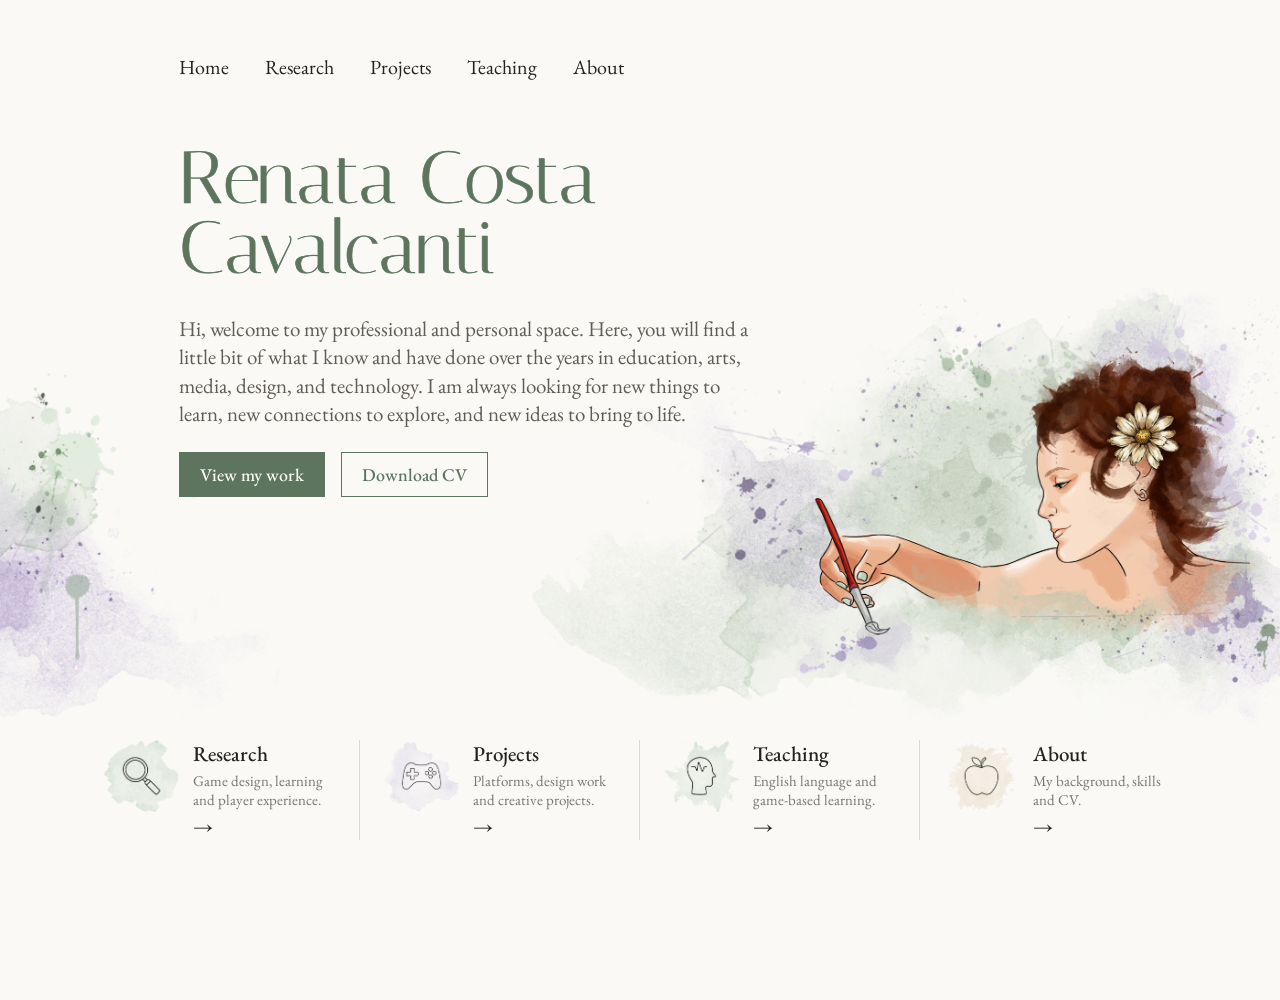
<file: index.html>
<!DOCTYPE html>

<html lang="en">

<head>
    <meta charset="UTF-8">
    <meta name="viewport" content="width=device-width, initial-scale=1.0">

    <title>Renata Costa Cavalcanti</title>

    <link rel="preconnect" href="https://fonts.googleapis.com">
    <link rel="preconnect" href="https://fonts.gstatic.com" crossorigin>

    <link href="https://fonts.googleapis.com/css2?family=EB+Garamond:wght@400;500;600&family=Italiana&display=swap" rel="stylesheet">

    <link rel="stylesheet" href="CSS/style.css">
</head>

<body>
    <div class="guide guide-1"></div>
    <div class="guide guide-2"></div>
    <div class="guide guide-3"></div>
        
    <header class="site-header">
        <nav class="main-nav">
            <a href="index.html">Home</a>
            <a href="research.html">Research</a>
            <a href="#">Projects</a>
            <a href="#">Teaching</a>
            <a href="#">About</a>
        </nav>

    </header>

    <main>

        <section class="hero">

            <div class="hero-image">
                <img src="Assets/Images/main_background.png"
                     alt="Watercolor illustration of Renata drawing">
            </div>

            <div class="hero-text">

                <h1>Renata Costa Cavalcanti</h1>

                <p class="hero-description">
                    Hi, welcome to my professional and personal space. 
                    Here, you will find a little bit of what I know and have done over the years in education, 
                    arts, media, design, and technology. I am always looking for new things to learn, 
                    new connections to explore, and new ideas to bring to life.
                </p>

                <div class="hero-buttons">
                    <a href="#" class="hero-button">View my work</a>
                    <a href="#" class="hero-button secondary">Download CV</a>
                </div>

            </div>

        </section>

        <section class="home-links">

            <a class="home-card" href="#">
                <img src="Assets/Images/research_icon.png" alt="">
                <div class="card-content">
                    <span class="card-title">Research</span>

                    <span class="card-description">
                        Game design, learning and player experience.
                    </span>

                    <span class="card-arrow">→</span>
                </div>
            </a>

            <a class="home-card" href="#">
                <img src="Assets/Images/projects_icon.png" alt="">
                <div class="card-content">
                    <span class="card-title">Projects</span>

                    <span class="card-description">
                        Platforms, design work and creative projects.
                    </span>
                    <span class="card-arrow">→</span>
                </div>
            </a>

            <a class="home-card" href="#">
                <img src="Assets/Images/teaching_icon.png" alt="">
                <div class="card-content">
                    <span class="card-title">Teaching</span>
                    <span class="card-description">
                        English language and game-based learning.
                    </span>
                    <span class="card-arrow">→</span>
                </div>
            </a>

            <a class="home-card" href="#">
                <img src="Assets/Images/about_icon.png" alt="">
                <div class="card-content">
                    <span class="card-title">About</span>
                    <span class="card-description">
                        My background, skills and CV.
                    </span>
                    <span class="card-arrow">→</span>
                </div>
            </a>

        </section>

    </main>

</body>

</html>
</file>
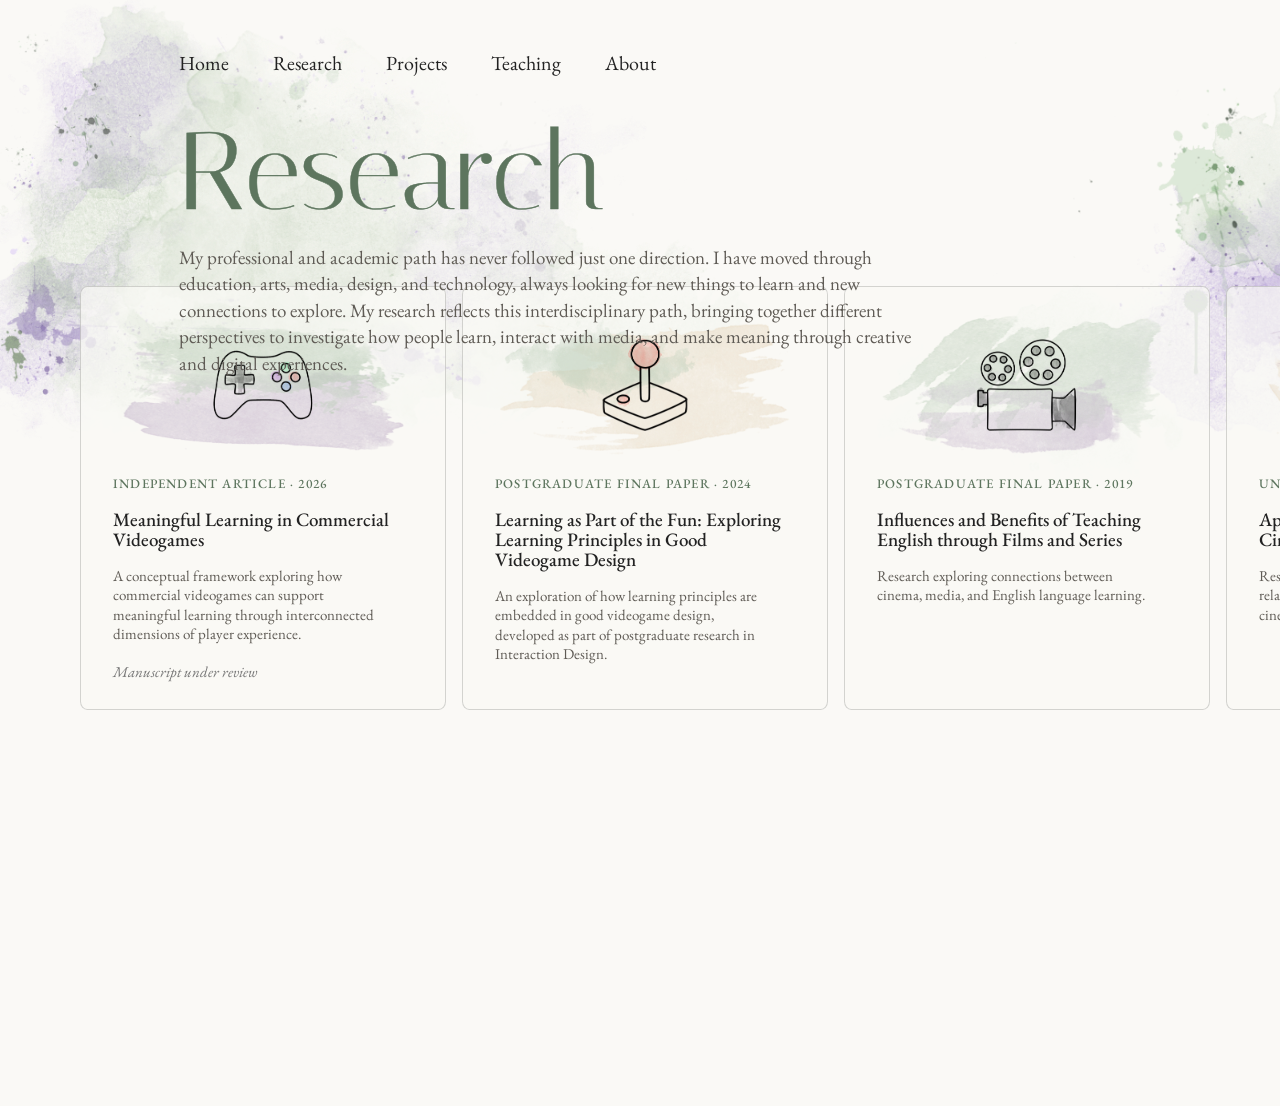
<file: research.html>
<!DOCTYPE html>
<html lang="en">

<head>
    <meta charset="UTF-8">
    <meta name="viewport" content="width=device-width, initial-scale=1.0">

    <title>Research | Renata Costa Cavalcanti</title>

    <link rel="preconnect" href="https://fonts.googleapis.com">
    <link rel="preconnect" href="https://fonts.gstatic.com" crossorigin>

    <link href="https://fonts.googleapis.com/css2?family=EB+Garamond:wght@400;500;600&family=Italiana&display=swap" rel="stylesheet">

    <link rel="stylesheet" href="CSS/style.css">
</head>

<body class="research-body">
    <div class="guide guide-1"></div>
    <div class="guide guide-2"></div>
    <div class="guide guide-3"></div>

    <header class="site-header">
        <nav class="main-nav">
            <a href="index.html">Home</a>
            <a href="research.html">Research</a>
            <a href="#">Projects</a>
            <a href="#">Teaching</a>
            <a href="#">About</a>
        </nav>

    </header>

    <main class="research-page">

        <section class="research-hero">

            <div class="research-background">
                <img
                    src="Assets/Images/background.png"
                    alt=""
                >
            </div>

            <div class="research-intro">
                <h1>Research</h1>

                <p>
                    My professional and academic path has never followed just one direction.
                    I have moved through education, arts, media, design, and technology,
                    always looking for new things to learn and new connections to explore.
                    My research reflects this interdisciplinary path, bringing together different
                    perspectives to investigate how people learn, interact with media,
                    and make meaning through creative and digital experiences.
                </p>
            </div>

        </section>

        <section class="research-gallery">

            <div class="research-grid">

                <article class="research-card">

                    <img
                        class="research-card-image"
                        src="Assets/Images/controle_2.png"
                        alt="Hand-drawn videogame controller"
                    >

                    <span class="research-type">INDEPENDENT ARTICLE · 2026</span>

                    <h2>Meaningful Learning in Commercial Videogames</h2>

                    <p>
                        A conceptual framework exploring how commercial videogames
                        can support meaningful learning through interconnected
                        dimensions of player experience.
                    </p>

                    <span class="research-status">Manuscript under review</span>
                </article>


                <article class="research-card">

                    <img
                        class="research-card-image"
                        src="Assets/Images/controle_1.png"
                        alt="Hand-drawn videogame controller"
                    >

                    <span class="research-type">POSTGRADUATE FINAL PAPER · 2024</span>

                    <h2>Learning as Part of the Fun: Exploring Learning Principles in Good Videogame Design</h2>

                    <p>
                        An exploration of how learning principles are embedded in
                        good videogame design, developed as part of postgraduate
                        research in Interaction Design.
                    </p>
                </article>


                <article class="research-card">

                    <img
                        class="research-card-image"
                        src="Assets/Images/camera_1.png"
                        alt="Hand-drawn film camera"
                    >

                    <span class="research-type">POSTGRADUATE FINAL PAPER · 2019</span>

                    <h2>Influences and Benefits of Teaching English through Films and Series</h2>

                    <p>
                        Research exploring connections between cinema, media,
                        and English language learning.
                    </p>
                </article>


                <article class="research-card">

                    <img
                        class="research-card-image"
                        src="Assets/Images/camera_2.png"
                        alt="Hand-drawn film camera"
                    >

                    <span class="research-type">UNDERGRADUATE THESIS · 2010</span>

                    <h2>Applying Homology Theory to Cinematic Shot Composition</h2>

                    <p>
                        Research on visual composition and the relationships
                        between graphic expression and cinematographic language.
                    </p>
                </article>

            </div>

        </section>

    </main>

</body>
</html>
</file>
<file: CSS/style.css>
:root {
    /* Layout */
    --page-margin: 6.25%;
    --top-margin: 6.25%;

    /* Colors */
    --color-background: #faf9f6;
    --color-text: #222222;
    --color-green: #5D755E;
    --color-text-soft: #5f5b55;
    --color-text-muted: #767676;
}

body {
    margin: 0;
    background-color: var(--color-background);
    color: var(--color-text);
    font-family: "EB Garamond", Garamond, Georgia, serif;
}

.guide {
    position: fixed;
    left: 0;
    width: 100%;
    border-top: 1px dashed red;
    opacity: 0.4;
    z-index: 9999;
    pointer-events: none;
}

.guide-1 {
    top: 126px;
}

.guide-2 {
    top: 485px;
}

.guide-3 {
    top: 800px;
}

.hero {
    min-height: 100vh;
    position: relative;
    overflow: hidden;
}

body::after {
    content: "";
    position: fixed;

    top: var(--top-margin);
    left: var(--page-margin);
    right: var(--page-margin);
    bottom: var(--top-margin);

    border: 1px dashed rgba(200, 80, 80, 0.5);

    pointer-events: none;
    z-index: 1000;
}

.hero-image {
    position: absolute;
    left: 0;
    bottom: 15.5%;
    width: 100%;
}

.hero-image img {
    width: 100%;
    height: auto;
    display: block;
}

.site-header {
    position: absolute;
    top: 0;
    left: 0;

    width: 100%;
    height: 18vh;

    z-index: 5;
}

.main-nav {
    position: absolute;

    top: 6vh;
    left: 14%;
    right: var(--page-margin);

    display: flex;
    gap: 44px;
}

.main-nav a {
    color: var(--color-text);
    text-decoration: none;
    font-size: 20px;
    position: relative;
    z-index: 0;
}

.main-nav a::before {
    content: "";
    position: absolute;

    width: 110px;
    height: 55px;

    left: 50%;
    top: 80%;

    background-image: url("../Assets/Images/hover_1.png");
    background-size: contain;
    background-position: center;
    background-repeat: no-repeat;

    opacity: 0;
    z-index: -1;

    transform: translate(-50%, -50%) scale(0.8);
    transition: opacity 0.3s ease, transform 0.3s ease;

    pointer-events: none;
}

.main-nav a:hover::before {
    opacity: 1;
    transform: translate(-50%, -50%) scale(1);
}

.hero-text {
    position: absolute;
    top: 16%;
    left: 14%;

    width: 600px;

    display: flex;
    flex-direction: column;
    gap: 0;

    z-index: 2;
}

.hero-text h1 {
    font-family: "Italiana", serif;
    font-size: 78px;
    font-weight: 400;
    color: var(--color-green);
    -webkit-text-stroke: 0.65px currentColor;
    line-height: 94%;

    margin: 0;
}

.hero-description {
    font-size: 19px;
    line-height: 1.35;
    color: var(--color-text-soft);
    margin: 32px 0 0;
    width: 600px;
}

.hero-buttons {
    display: flex;
    gap: 16px;
    margin-top: 24px;
}

.hero-button {
    display: inline-block;

    padding: 10px 20px;

    background-color: var(--color-green);
    color: var(--color-background);

    font-family: "EB Garamond", Garamond, Georgia, serif;
    font-size: 18px;
    font-weight: 500;

    text-decoration: none;
    border: 1px solid var(--color-green);
}

.hero-button.secondary {
    background-color: transparent;
    color: var(--color-green);
}

.home-links {
    display: grid;
    grid-template-columns: repeat(4, 1fr);

    width: calc(100% - (2 * var(--page-margin)));
    margin: 0 auto;

    transform: translateY(-170px);
}

.home-card {
    display: flex;
    align-items: flex-start;
    gap: 18px;

    padding: 0 40px;

    color: var(--color-text);
    text-decoration: none;
}

.home-card:not(:last-child) {
    border-right: 1px solid rgba(34, 34, 34, 0.15);
}

.home-card img {
    width: 110px;
    height: auto;
    flex-shrink: 0;
}

.card-content {
    display: flex;
    flex-direction: column;

    max-width: 190px;
}

.card-title {
    font-size: 23px;
    font-weight: 500;
}

.card-description {
    font-size: 17px;
    line-height: 1.25;
    margin-top: 5px;
    color: var(--color-text-muted);
}

.card-arrow {
    font-size: 20px;
    margin-top: 4px;
}

/* =========================
   RESEARCH PAGE
   ========================= */

.research-body .main-nav {
    left: 14%;
    top: 5.6vh;
    gap: 44px;
}

.main-nav a {
        font-size: 20px
    }

.research-page {
    background-color: var(--color-background);
}

.research-hero {
    position: relative;
}

.research-background {
    position: relative;
    z-index: 0;
    
}

.research-background img {
    width: 100%;
    height: auto;
    display: block;
    opacity: 0.85;
    filter: brightness(0.95) saturate(1.5);
    
    
    transform: translateY(0px);
}

.research-intro {
    position: absolute;
    z-index: 1;

    top: 120px;
    left: 14%;

    width: 60%;
}

.research-intro h1 {
    font-family: "Italiana", serif;
    font-size: 110px;
    font-weight: 400;
    line-height: 0.95;
    color: var(--color-green);
    -webkit-text-stroke: 0.45px currentColor;
    margin: 0;
}

.research-intro p {
    max-width: 740px;
    margin: 20px 0 0;

    font-size: 19px;
    line-height: 1.4;
    color: var(--color-text-soft);
}


/* Research gallery */

.research-gallery {
    width: calc(100% - (2 * var(--page-margin)));
    margin: 0 auto;

    min-height: 500px;
    padding: 40px 0 80px;

    transform: translateY(-240px);
}

.research-grid {
    display: grid;
    grid-template-columns: repeat(4, 1fr);
    gap: 16px;
}

.research-card {
    min-height: 230px;
    padding: 28px 32px;
    box-sizing: border-box;

    border: 1px solid rgba(34, 34, 34, 0.18);
    border-radius: 2%;
    background-color: rgba(250, 249, 246, 0.7);
}

.research-card-image {
    display: block;
    width: 300px;
    height: 140px;
    object-fit: contain;
    margin: 0 auto 20px;
}

.research-type {
    display: block;

    font-size: 13px;
    font-weight: 500;
    letter-spacing: 1.2px;

    color: var(--color-green);
}

.research-card h2 {
    margin: 18px 0 0;

    font-family: "EB Garamond", Garamond, Georgia, serif;
    font-size: 19px;
    font-weight: 500;
    line-height: 1.05;

    color: var(--color-text);
}

.research-card p {
    max-width: 90%;
    margin: 16px 0 0;

    font-size: 15px;
    line-height: 1.3;

    color: var(--color-text-soft);
}

.research-status {
    display: block;
    margin-top: 18px;

    font-size: 15px;
    font-style: italic;

    color: var(--color-text-muted);
}





/* =========================
   RESPONSIVE
   ========================= */


/* DESKTOP / LAPTOP */

@media (max-width: 1600px) {
/* Navigation */

    .main-nav {
        left: 14%;
        gap: 36px;
    }

    .main-nav a {
        font-size: 20px
    }

/* Hero text */

    .hero-text {
        left: 14%;
        top: 16%;
        width: 520px;
    }

    .hero-text h1 {
        font-size: 74px;
    }

    .hero-description {
        width: 580px;
        font-size: 21px;
    }

    .hero-image {
    bottom: 14%;
    }


/* Home cards */

    .home-links {
    transform: translateY(-160px);
    }

    .home-card {
        padding: 0 24px;
        gap: 14px;
    }

    .home-card img {
        width: 75px;
    }

    .card-content {
        max-width: 170px;
    }

    .card-title {
        font-size: 21px;
    }

    .card-description {
        font-size: 15px;
    }

}


/* TABLET */
@media (max-width: 1024px) {
     /* Navigation */
    .main-nav {
        left: 12%;
        gap: 36px;
    }

    .main-nav a {
        font-size: 17px
    }
    
    .home-links {
        grid-template-columns: repeat(2, 1fr);
    }

    /* Hero text */
    .hero-text {
        left: 12%;
        top: 14%;
        width: 520px;
    }

    .hero-text h1 {
        font-size: 52px;
    }

    .hero-description {
        width: 440px;
        font-size: 16px;
    }

    .hero-image {
    bottom: 44%;
    }

    /* Home cards */

    .home-links {
    transform: translateY(-350px);
    }

    .home-card {
        padding: 0 24px;
        gap: 14px;
    }

    .home-card img {
        width: 75px;
    }

    .card-content {
        max-width: 170px;
    }

    .card-title {
        font-size: 21px;
    }

    .card-description {
        font-size: 15px;
    }
}


/* MOBILE */
@media (max-width: 768px) {
    .home-links {
        grid-template-columns: 1fr;
    }

    .hero-text {
    top: 12%;
    left: 10%;
    width: 50%;
    }

    .hero-text h1 {
        font-size: 42px;
    }

    .hero-description {
        width: 100%;
        font-size: 14px;
    }

    .hero-image {
        bottom: 54%;
    }

    /* Home cards */

    .home-links {
    transform: translateY(-420px);
    }

    .home-card {
        padding: 0 24px;
        gap: 14px;
    }

    .home-card img {
        width: 75px;
    }

    .card-content {
        max-width: 170px;
    }

    .card-title {
        font-size: 21px;
    }

    .card-description {
        font-size: 15px;
    }
}

/*--------*/
.guide,
body::after {
    display: none;
}
</file>
